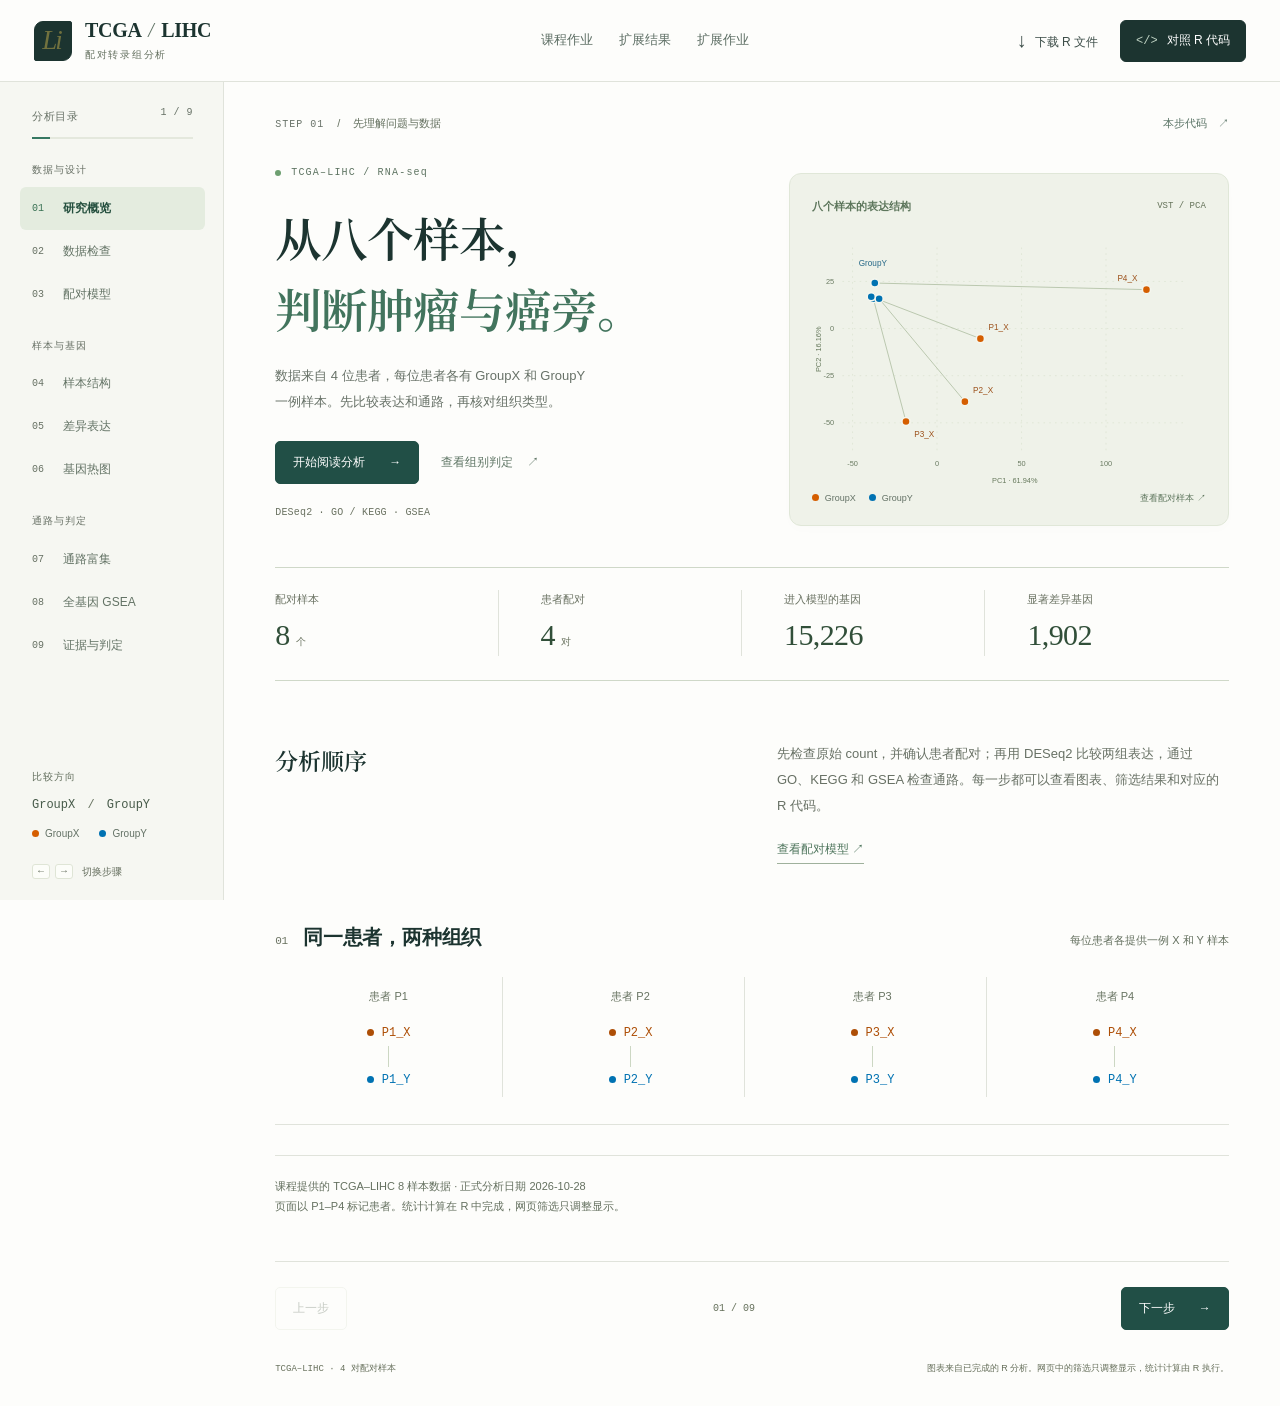
<file: tcga-lihc/index.html>
<!doctype html>
<html lang="zh-CN">
<head>
  <meta charset="utf-8">
  <meta name="viewport" content="width=device-width, initial-scale=1">
  <meta name="description" content="TCGA–LIHC 配对转录组分析。逐步查看数据检查、DESeq2、GO、KEGG 和 GSEA 的实际结果与 R 代码。">
  <meta name="theme-color" content="#f6f5f1">
  <title>TCGA–LIHC · 配对转录组分析</title>
  <link rel="stylesheet" href="styles.css?v=2">
  <script defer src="app-data.js?v=2"></script>
  <script defer src="copy-zh-cn.js?v=2"></script>
  <script defer src="app.js?v=2"></script>
</head>
<body>
  <a class="skip" href="#main">跳到正文</a>
  <header class="masthead">
    <a class="brand" href="#overview" aria-label="TCGA LIHC 研究概览"><span class="brand-symbol" aria-hidden="true">Li</span><span class="brand-word"><strong>TCGA <i>/</i> LIHC</strong><small>配对转录组分析</small></span></a>
    <nav class="header-nav" aria-label="快捷导航"><a href="course/">课程作业</a><a href="#differential">扩展结果</a><a href="course/extended.html">扩展作业</a></nav>
    <div class="header-actions"><a class="download-link" href="TCGA_LIHC_analysis.R" download><span aria-hidden="true">↓</span> 下载 R 文件</a><button class="code-toggle" id="code-toggle" aria-controls="code-panel" aria-expanded="false"><span class="code-symbol" aria-hidden="true">&lt;/&gt;</span> 对照 R 代码</button></div>
  </header>
  <div class="workspace codes-hidden" id="workspace">
    <aside class="journey">
      <div class="journey-heading"><span>分析目录</span><span id="step-count">1 / 9</span></div>
      <div class="journey-progress" aria-hidden="true"><i id="journey-progress"></i></div>
      <nav aria-label="分析步骤" id="step-nav"></nav>
      <div class="journey-bottom"><span class="micro-label">比较方向</span><p>GroupX <span aria-hidden="true">/</span> GroupY</p><div class="group-key"><span class="key-x">GroupX</span><span class="key-y">GroupY</span></div><div class="keyboard-note"><kbd>←</kbd> <kbd>→</kbd><span>切换步骤</span></div></div>
    </aside>
    <main id="main" tabindex="-1">
      <div class="step-topline"><div><span id="step-number">STEP 01</span><span id="step-topic">研究概览</span></div><button class="step-code-link" data-open-code>本步代码 <span aria-hidden="true">↗</span></button></div>
      <article id="step-content" aria-live="polite"><h1>正在读取分析结果</h1><p>数据加载后，可以逐步查看图表和代码。</p></article>
      <div class="step-navigation"><button id="previous" class="button button-secondary">上一步</button><span id="navigation-label"></span><button id="next" class="button">下一步 <span aria-hidden="true">→</span></button></div>
      <footer class="page-footer"><span>TCGA–LIHC · 4 对配对样本</span><p>图表来自已完成的 R 分析。网页中的筛选只调整显示，统计计算由 R 执行。</p></footer>
    </main>
    <div id="code-backdrop" class="code-backdrop" hidden></div>
    <aside class="code-panel" id="code-panel" role="dialog" aria-modal="true" aria-label="对应的 R 代码" aria-hidden="true">
      <div class="code-heading"><div><span class="micro-label">方法与结果对照</span><h2 id="code-heading-title">本步 R 代码</h2></div><button class="code-close" id="code-close" aria-label="关闭代码面板">×</button></div>
      <div class="code-tabs" role="tablist" aria-label="代码内容"><button id="code-tab" role="tab" aria-selected="true">本步代码</button><button id="run-tab" role="tab" aria-selected="false">运行说明</button></div>
      <div class="code-filebar"><span class="file-mark" aria-hidden="true">R</span><span>TCGA_LIHC_analysis.R</span><span class="file-status">已执行</span></div>
      <div class="code-tools"><span id="code-source">R</span><button id="copy-code">复制代码</button></div>
      <pre id="code-pre" tabindex="0"><code id="code-text"></code></pre>
      <div class="code-bottom"><p id="code-note">片段行号从 1 开始；上方标注它在完整 R 文件中的位置。</p><a href="TCGA_LIHC_analysis.R" download>下载完整 R 文件 <span aria-hidden="true">↓</span></a></div>
    </aside>
  </div>
  <div id="chart-tooltip" class="tooltip" role="tooltip" hidden></div>
  <div id="toast" class="toast" role="status" aria-live="polite"></div>
  <dialog id="lightbox" class="lightbox"><div class="lightbox-heading"><h2 id="lightbox-title"></h2><a id="lightbox-pdf" target="_blank" rel="noopener">打开 PDF ↗</a><button id="close-lightbox" aria-label="关闭图片">×</button></div><div class="lightbox-image"><img id="lightbox-img" alt=""></div></dialog>
  <noscript><div class="noscript">开启 JavaScript 后可以使用交互图表。R 文件仍可从页面顶部下载。</div></noscript>
</body>
</html>
</file>
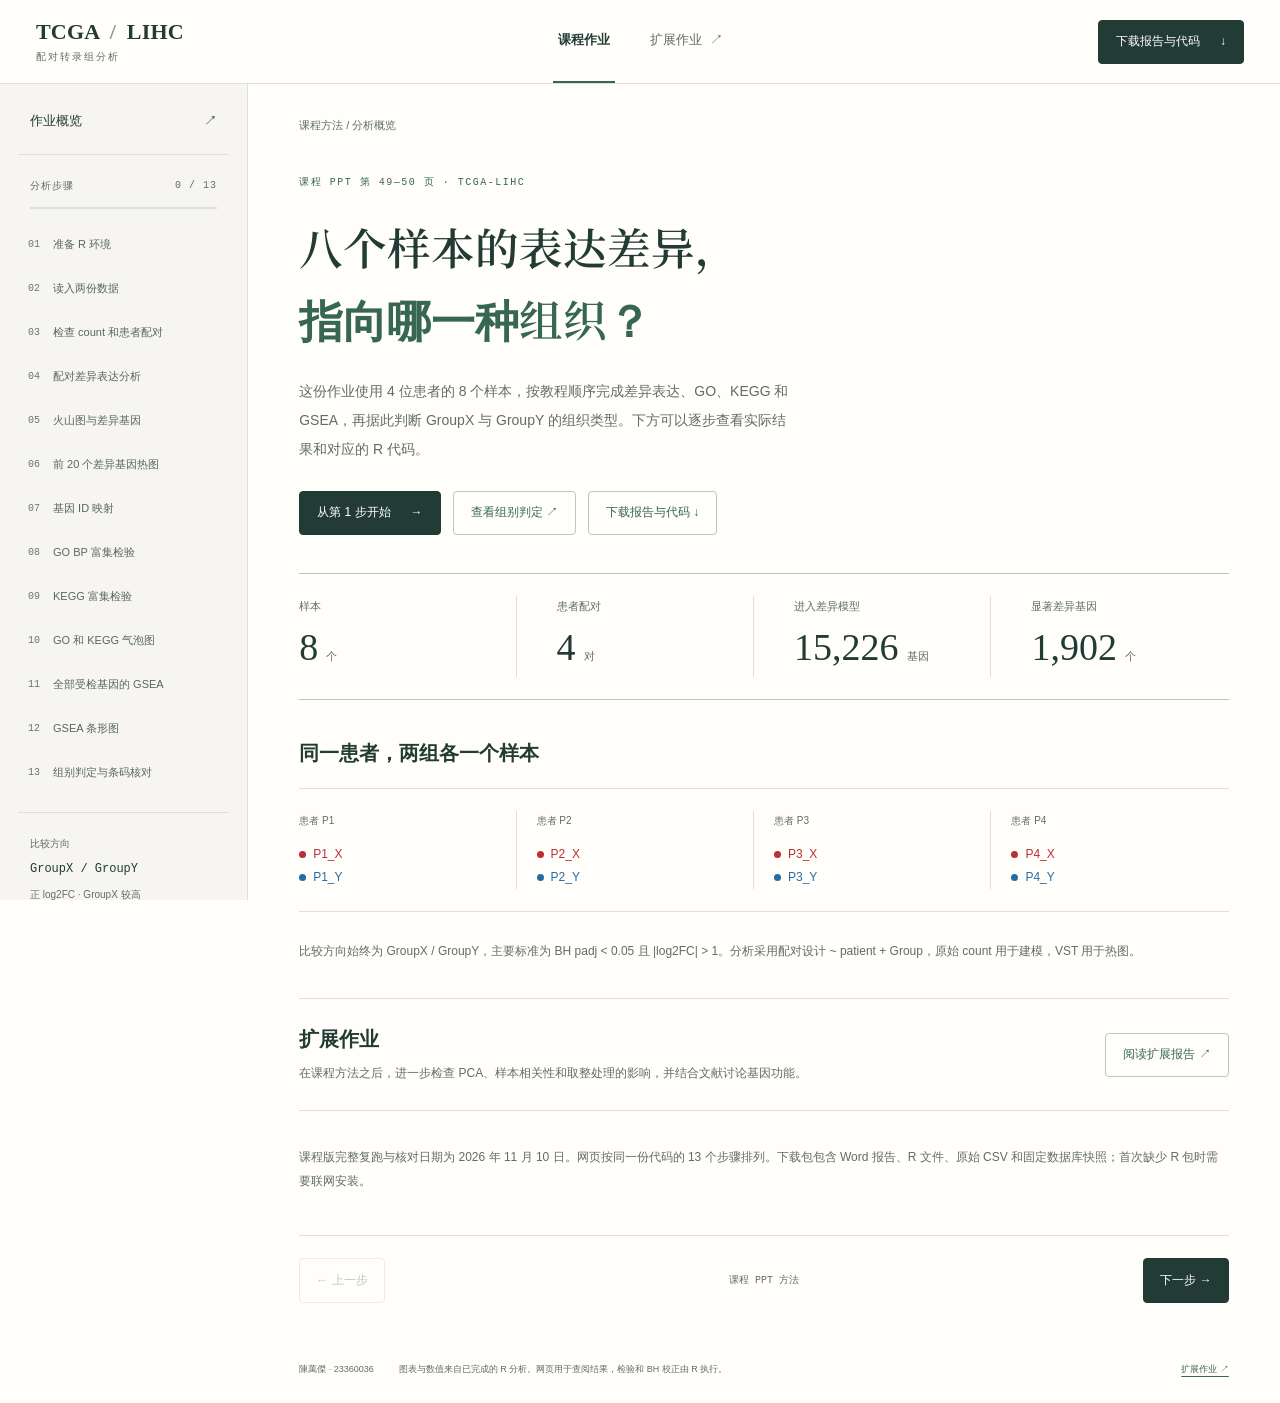
<file: tcga-lihc/course/index.html>
<!doctype html>
<html lang="zh-CN">
<head>
  <meta charset="utf-8"><meta name="viewport" content="width=device-width, initial-scale=1">
  <meta name="description" content="按课程教程的13个步骤查看 TCGA-LIHC 配对差异表达、GO、KEGG 和 GSEA 的实际结果与对应 R 代码。">
  <meta name="theme-color" content="#f6f5f1">
  <title>课程作业 · TCGA-LIHC 配对转录组分析</title>
  <link rel="stylesheet" href="course.css?v=20261110">
  <script defer src="data.js?v=20261110"></script><script defer src="course.js?v=20261110"></script>
</head>
<body>
  <a class="skip" href="#main">跳到正文</a>
  <header class="masthead">
    <a class="brand" href="#overview"><b>TCGA <span>/</span> LIHC</b><small>配对转录组分析</small></a>
    <nav aria-label="作业栏目"><a class="current" href="./" aria-current="page">课程作业</a><a href="extended.html">扩展作业 <span>↗</span></a></nav>
    <a class="download" href="downloads/TCGA_LIHC_course.zip" download>下载报告与代码 <span>↓</span></a>
  </header>
  <div class="layout">
    <aside class="rail">
      <a class="overview-link" href="#overview">作业概览 <span>↗</span></a>
      <div class="rail-title">分析步骤 <span id="progress-label">0 / 13</span></div>
      <div class="progress"><i id="progress"></i></div>
      <nav id="steps" aria-label="13 个分析步骤"></nav>
      <p class="rail-note">比较方向<br><b>GroupX / GroupY</b><br>正 log2FC · GroupX 较高<br>负 log2FC · GroupY 较高</p>
    </aside>
    <main id="main" tabindex="-1">
      <div class="breadcrumb"><span id="section-label">课程方法 / 分析概览</span><button id="open-code" hidden>查看本步 R 代码 <span>&lt;/&gt;</span></button></div>
      <article id="content"><h1>TCGA-LIHC 配对转录组分析</h1><p>正在读取课程版结果。</p></article>
      <div class="step-footer" id="step-footer"><button id="previous">← 上一步</button><span id="step-caption"></span><button id="next">下一步 →</button></div>
      <footer class="footer"><span>陳萬傑 · 23360036</span><p>图表与数值来自已完成的 R 分析。网页用于查阅结果，检验和 BH 校正由 R 执行。</p><a href="extended.html">扩展作业 ↗</a></footer>
    </main>
  </div>
  <dialog id="code-dialog" aria-labelledby="code-title"><div class="dialog-head"><div><small id="code-source"></small><h2 id="code-title">本步 R 代码</h2></div><button id="close-code" aria-label="关闭代码">×</button></div><div class="code-actions"><span>TCGA_LIHC_分步分析.R</span><button id="copy-code">复制本步代码</button><a href="downloads/TCGA_LIHC_course.R" download>下载完整 R 文件 ↓</a></div><pre id="code-body" tabindex="0"></pre></dialog>
  <dialog id="figure-dialog" aria-labelledby="figure-title"><div class="dialog-head"><h2 id="figure-title">分析图表</h2><button id="close-figure" aria-label="关闭图表">×</button></div><img id="figure-full" alt=""><a id="figure-pdf" target="_blank" rel="noopener">查看 PDF ↗</a></dialog>
  <div id="toast" role="status" aria-live="polite"></div>
  <noscript><p class="no-js">本页需要 JavaScript 才能切换步骤。可直接<a href="downloads/TCGA_LIHC_course.zip">下载报告与 R 代码</a>。</p></noscript>
</body>
</html>
</file>
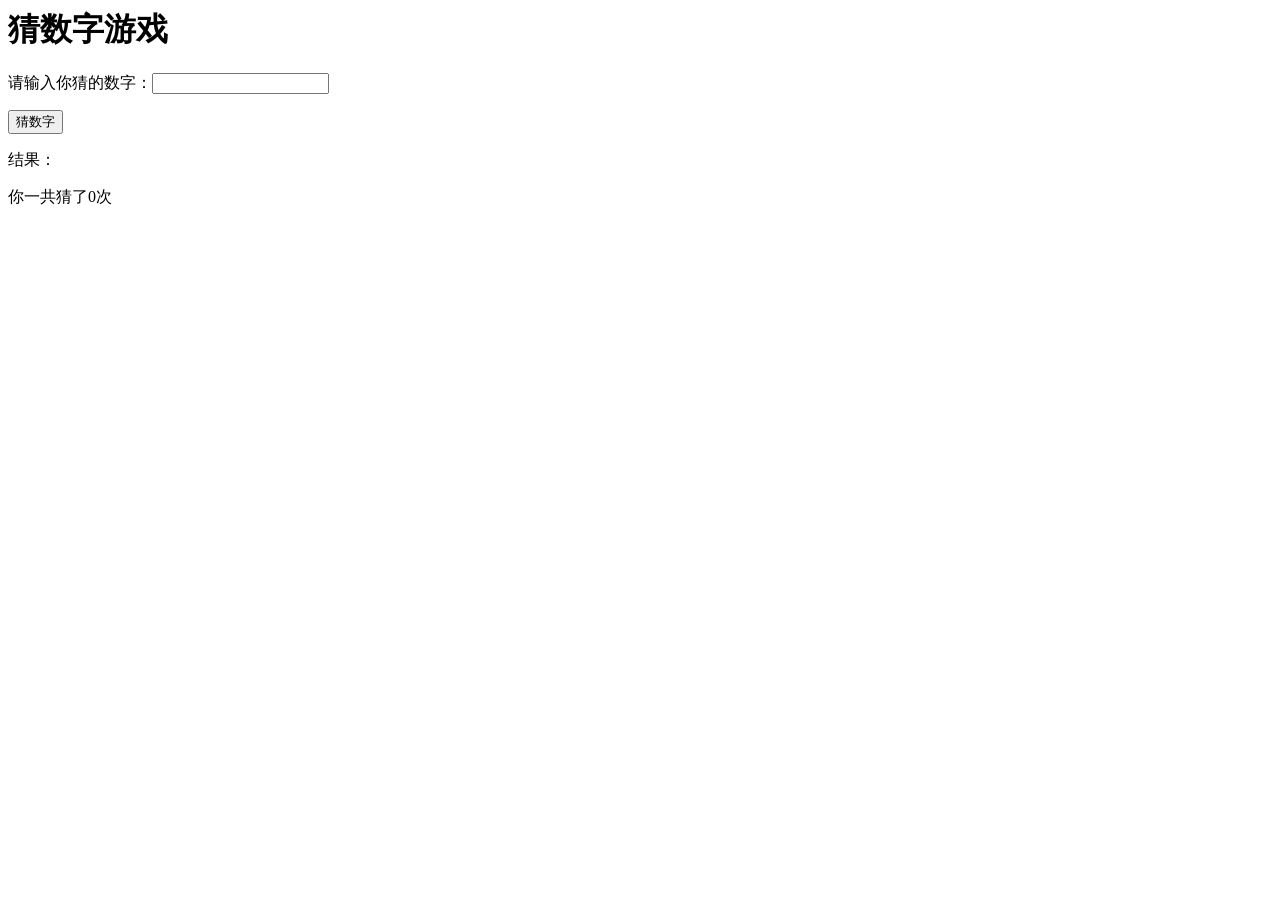
<file: Random/import random.html>
<html>
<head>
    <title>猜数字游戏</title>
</head>
<body>
    <h1>猜数字游戏</h1>
    <script>
        // 生成一个1-100之间的随机数
        let number = Math.floor(Math.random() * 100) + 1;
        // 用户猜测的次数
        let guess_times = 0;
        // 用户猜测的数字
        let guess_number;
        // 游戏结果
        let result;
        function guess() {
            guess_times++;
            guess_number = document.getElementById("guess_number").value;
            if (guess_number > number) {
                result = "你猜的数字大了！";
            } else if (guess_number < number) {
                result = "你猜的数字小了！";
            } else {
                result = "恭喜你猜对了！";
            }
            document.getElementById("result").innerHTML = result;
            document.getElementById("guess_times").innerHTML = guess_times;
        }
    </script>
    <p>请输入你猜的数字：<input type="text" id="guess_number" /></p>
    <p><input type="button" value="猜数字" onclick="guess()" /></p>
    <p>结果：<span id="result"></span></p>
    <p>你一共猜了<span id="guess_times">0</span>次</p>
</body>
</html>
</file>
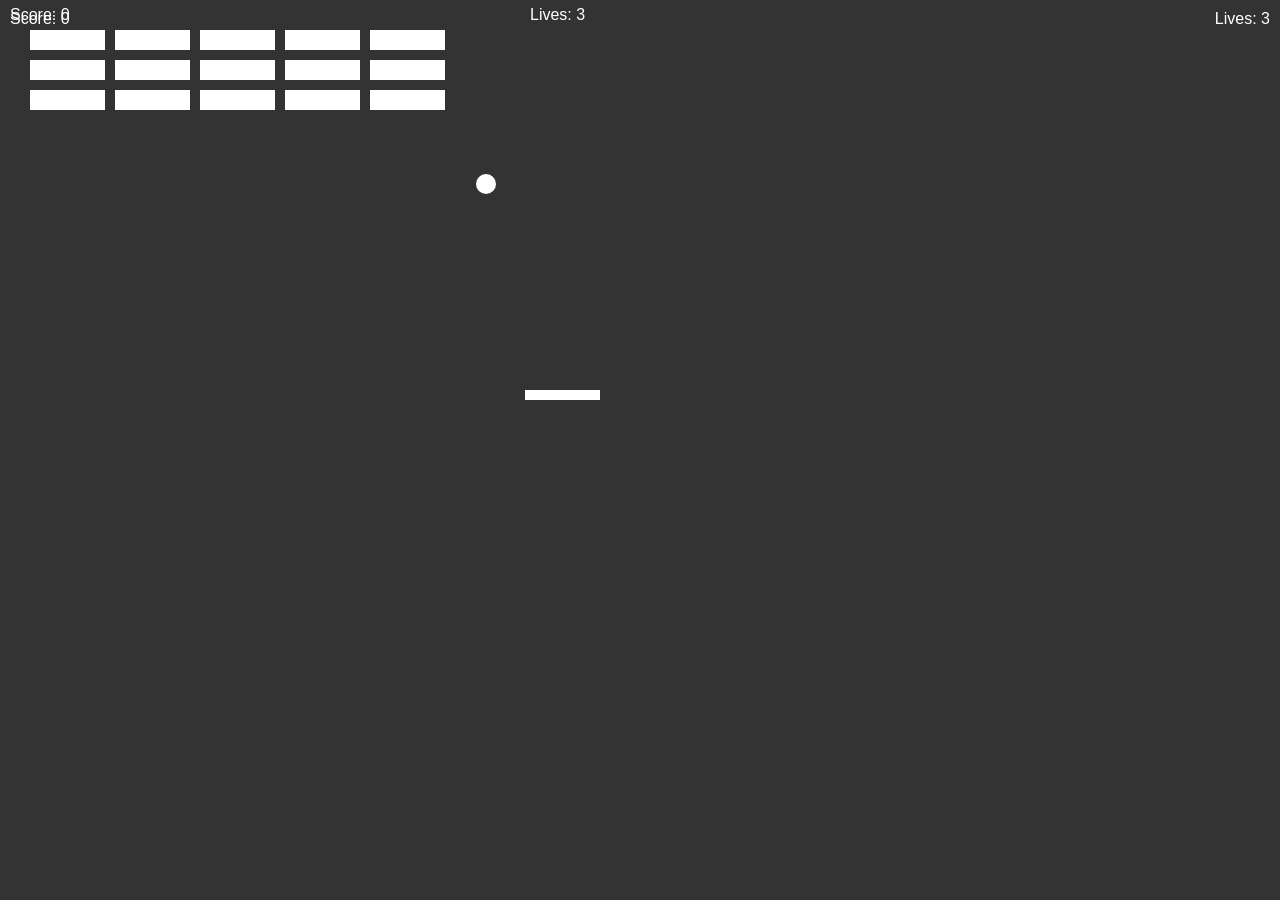
<file: The second/import 2.html>
<!DOCTYPE html>
<html>
  <head>
    <title>Pinball game</title>
    <style>
      body {
        margin: 0;
        padding: 0;
        overflow: hidden;
        background-color: #333;
        font-family: Arial, sans-serif;
        color: white;
      }
      canvas {
        display: block;
      }
      #score {
        position: absolute;
        top: 10px;
        left: 10px;
      }
      #lives {
        position: absolute;
        top: 10px;
        right: 10px;
      }
    </style>
  </head>
  <body>
    <canvas id="canvas" width="600" height="400"></canvas>
    <div id="score">Score: 0</div>
    <div id="lives">Lives: <span id="lives-value">3</span></div>
    <script src="Untitled-1"></script>
  </body>
</html>
</file>
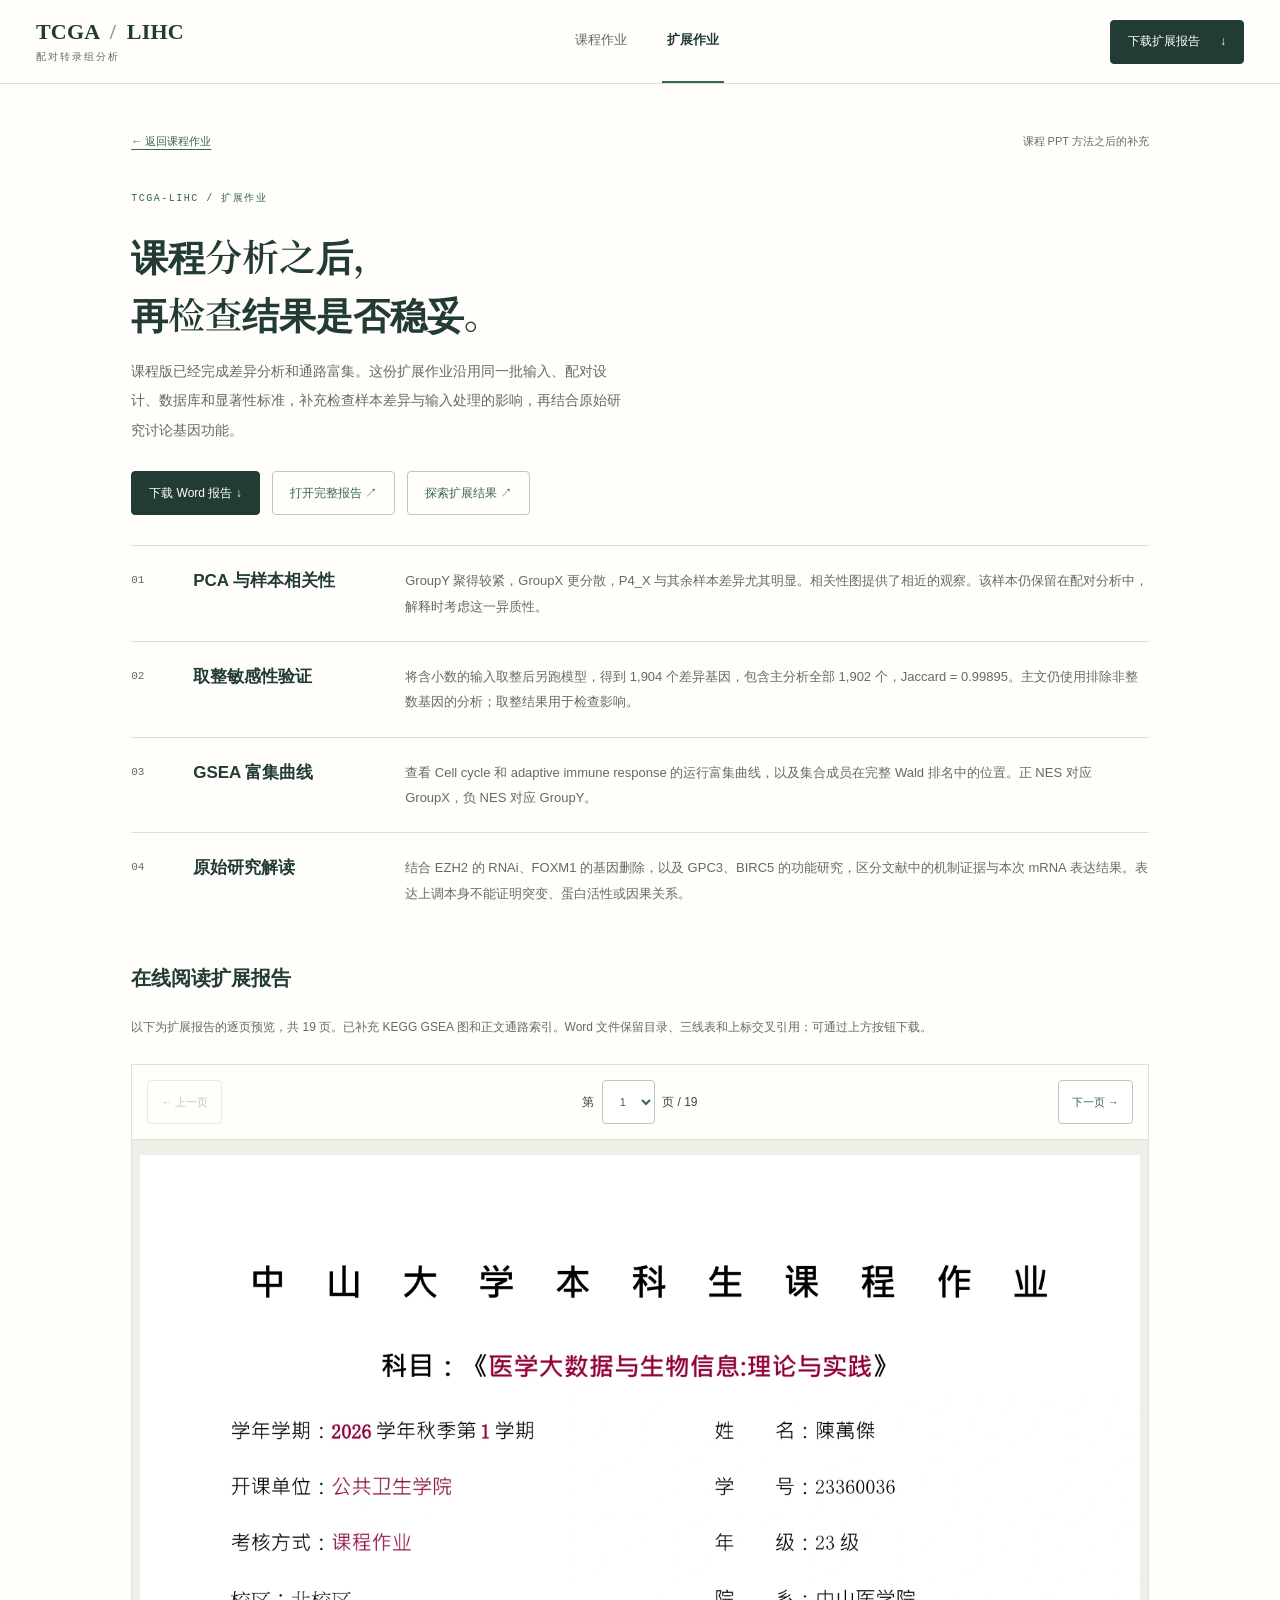
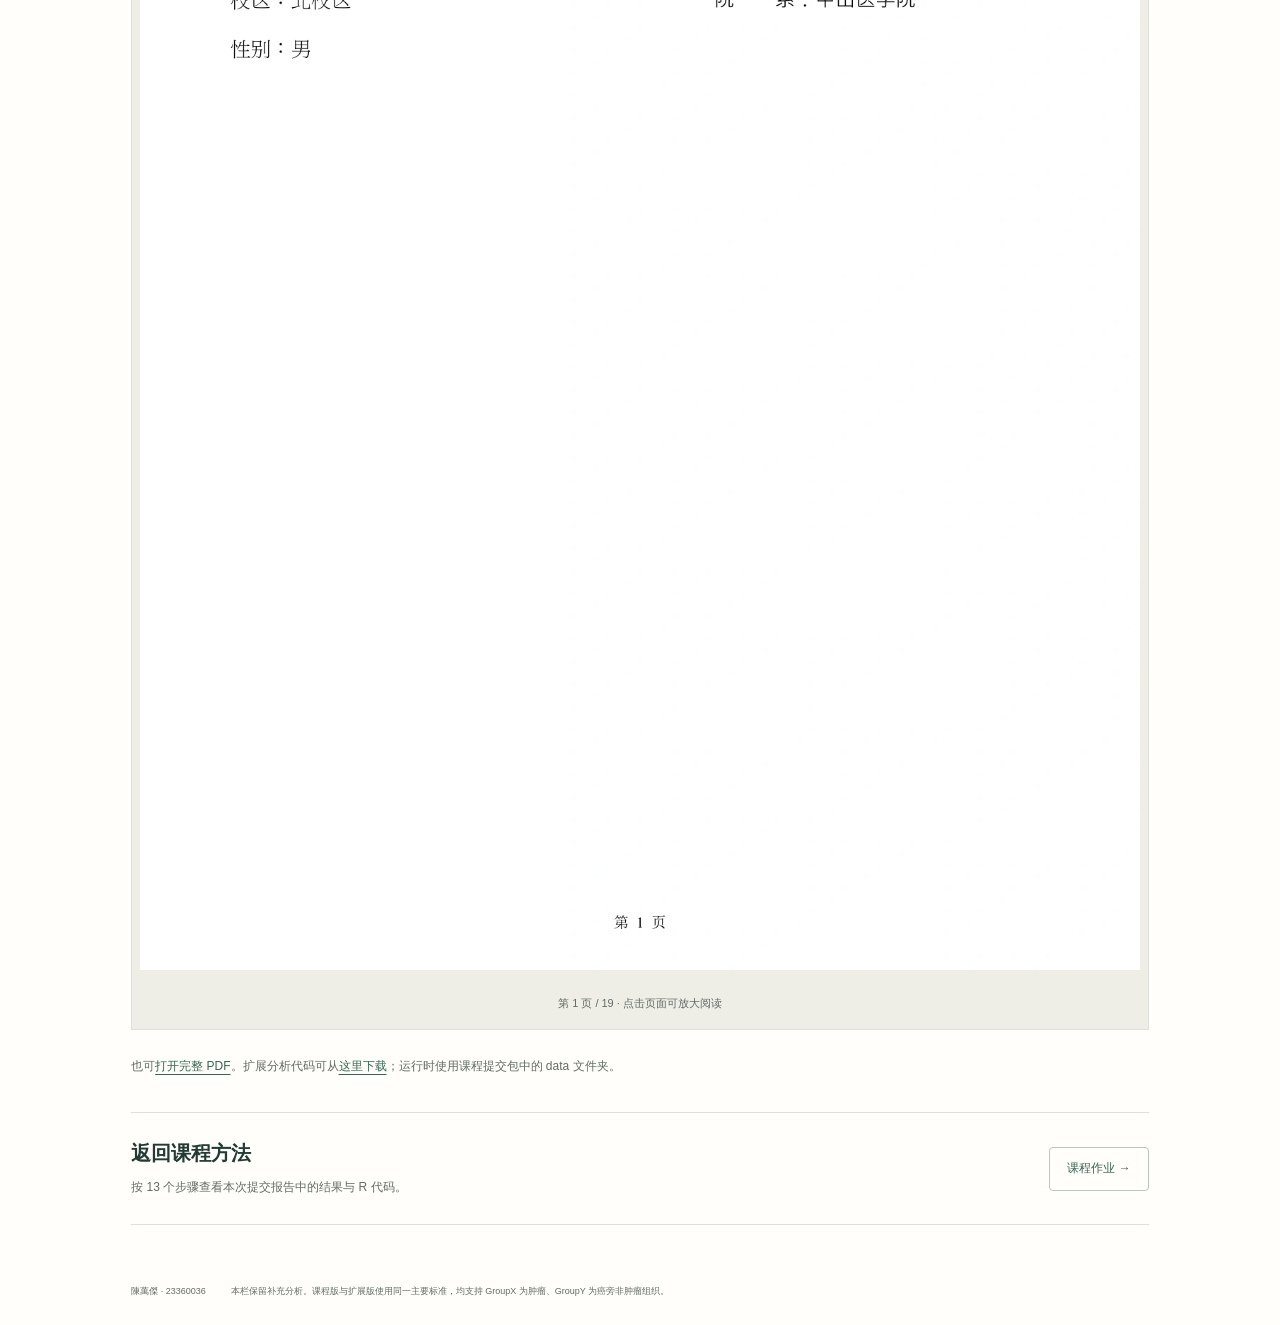
<file: tcga-lihc/course/extended.html>
<!doctype html>
<html lang="zh-CN"><head><meta charset="utf-8"><meta name="viewport" content="width=device-width, initial-scale=1"><meta name="description" content="TCGA-LIHC 课程方法之后的补充分析：PCA、样本相关性、敏感性验证、GSEA 曲线与文献解读。"><meta name="theme-color" content="#f6f5f1"><title>扩展作业 · TCGA-LIHC 配对转录组分析</title><link rel="stylesheet" href="course.css?v=20261110"><script defer src="extended.js?v=20261110"></script></head>
<body><a class="skip" href="#main">跳到正文</a><header class="masthead"><a class="brand" href="./"><b>TCGA <span>/</span> LIHC</b><small>配对转录组分析</small></a><nav aria-label="作业栏目"><a href="./">课程作业</a><a href="extended.html" class="current" aria-current="page">扩展作业</a></nav><a class="download" href="downloads/TCGA_LIHC_extended.docx" download>下载扩展报告 <span>↓</span></a></header>
<main id="main" class="extended-main"><div class="breadcrumb"><a href="./">← 返回课程作业</a><span>课程 PPT 方法之后的补充</span></div><p class="eyebrow">TCGA-LIHC / 扩展作业</p><h1>课程分析之后，<br>再检查结果是否稳妥。</h1><p class="lead">课程版已经完成差异分析和通路富集。这份扩展作业沿用同一批输入、配对设计、数据库和显著性标准，补充检查样本差异与输入处理的影响，再结合原始研究讨论基因功能。</p>
<div class="actions"><a class="button" href="downloads/TCGA_LIHC_extended.docx" download>下载 Word 报告 ↓</a><a class="button secondary" href="downloads/TCGA_LIHC_extended.pdf" target="_blank" rel="noopener">打开完整报告 ↗</a><a class="button secondary" href="../#samples">探索扩展结果 ↗</a></div>
<section class="extension-list" aria-label="增加的分析内容">
<div class="extension-row"><span>01</span><h2>PCA 与样本相关性</h2><p>GroupY 聚得较紧，GroupX 更分散，P4_X 与其余样本差异尤其明显。相关性图提供了相近的观察。该样本仍保留在配对分析中，解释时考虑这一异质性。</p></div>
<div class="extension-row"><span>02</span><h2>取整敏感性验证</h2><p>将含小数的输入取整后另跑模型，得到 1,904 个差异基因，包含主分析全部 1,902 个，Jaccard = 0.99895。主文仍使用排除非整数基因的分析；取整结果用于检查影响。</p></div>
<div class="extension-row"><span>03</span><h2>GSEA 富集曲线</h2><p>查看 Cell cycle 和 adaptive immune response 的运行富集曲线，以及集合成员在完整 Wald 排名中的位置。正 NES 对应 GroupX，负 NES 对应 GroupY。</p></div>
<div class="extension-row"><span>04</span><h2>原始研究解读</h2><p>结合 EZH2 的 RNAi、FOXM1 的基因删除，以及 GPC3、BIRC5 的功能研究，区分文献中的机制证据与本次 mRNA 表达结果。表达上调本身不能证明突变、蛋白活性或因果关系。</p></div>
</section>
<h2>在线阅读扩展报告</h2><p class="note">以下为扩展报告的逐页预览，共 19 页。已补充 KEGG GSEA 图和正文通路索引。Word 文件保留目录、三线表和上标交叉引用；可通过上方按钮下载。</p>
<div class="report-reader"><div class="report-toolbar"><button id="report-previous" disabled>← 上一页</button><label for="report-page">第 <select id="report-page" aria-label="报告页码"></select> 页 / 19</label><button id="report-next">下一页 →</button></div><a id="report-image-link" href="assets/report/page-1.webp" target="_blank" rel="noopener" aria-label="打开当前报告页原图"><img id="report-img" src="assets/report/page-1.webp" alt="扩展报告第 1 页"></a><p class="report-status" id="report-status" aria-live="polite">第 1 页 / 19 · 点击页面可放大阅读</p></div>
<p class="report-fallback">也可<a href="downloads/TCGA_LIHC_extended.pdf" target="_blank" rel="noopener">打开完整 PDF</a>。扩展分析代码可从<a href="downloads/TCGA_LIHC_extended.R" download>这里下载</a>；运行时使用课程提交包中的 data 文件夹。</p>
<div class="read-more"><div><h2>返回课程方法</h2><p>按 13 个步骤查看本次提交报告中的结果与 R 代码。</p></div><a class="button secondary" href="./">课程作业 →</a></div>
<footer class="footer"><span>陳萬傑 · 23360036</span><p>本栏保留补充分析。课程版与扩展版使用同一主要标准，均支持 GroupX 为肿瘤、GroupY 为癌旁非肿瘤组织。</p></footer></main></body></html>
</file>
<file: tcga-lihc/styles.css>
@font-face{font-family:Research Serif;src:url('fonts/research-serif.woff2') format('woff2');font-style:normal;font-weight:600;font-display:swap}
:root{--ink:#1c3430;--text:#3b4c47;--muted:#64705f;--line:#e0e3db;--paper:#fdfdfb;--ground:#f3f4ee;--navy:#214f46;--accent:#367862;--accent-soft:#e6eee5;--x:#d55e00;--y:#0072b2;--font:"Segoe UI","Microsoft YaHei","PingFang SC","Noto Sans SC",sans-serif;--display:"Research Serif","Noto Serif SC","Source Han Serif SC","Songti SC","SimSun",serif;--mono:"Cascadia Code","SFMono-Regular",Consolas,monospace;--head:82px;--rail:224px}
*{box-sizing:border-box}html{scroll-padding-top:110px}body{margin:0;background:var(--paper);color:var(--text);font:15px/1.75 var(--font);-webkit-font-smoothing:antialiased}button,input,select{font:inherit}button,a,input,select{touch-action:manipulation}button{cursor:pointer;color:var(--ink)}button:disabled{cursor:default;opacity:.35}a{color:var(--accent);text-underline-offset:4px}button:focus-visible,a:focus-visible,input:focus-visible,pre:focus-visible,svg [tabindex]:focus-visible{outline:3px solid #73a68e;outline-offset:4px}[hidden]{display:none!important}.skip{position:fixed;top:-70px;left:16px;background:#fff;padding:12px;z-index:100}.skip:focus{top:12px}
.masthead{height:var(--head);display:flex;align-items:center;gap:35px;padding:0 34px;border-bottom:1px solid var(--line);background:var(--paper);position:sticky;top:0;z-index:35}.brand{display:flex;align-items:center;gap:13px;color:var(--ink);text-decoration:none;min-width:240px}.brand-symbol{height:40px;width:38px;display:grid;place-items:center;border:1px solid var(--ink);font:italic 27px/1 Georgia,serif;letter-spacing:-2px;border-radius:9px 2px 9px 2px;background:var(--ink);color:#71713e;padding-right:3px}.brand-word strong{font:600 20px/1.2 Georgia,serif;letter-spacing:-.3px;display:block}.brand-word i{font-weight:400;color:#607365;margin:0 3px}.brand-word small{font-size:10px;letter-spacing:1.7px;color:var(--muted);display:block;margin-top:4px}.header-nav{display:flex;gap:26px;align-items:center;flex:1;justify-content:center;font-size:13px}.header-nav a{text-decoration:none;color:#5d6e64;padding:9px 0}.header-nav a:hover{color:var(--ink)}.header-actions{display:flex;gap:22px;align-items:center}.download-link{text-decoration:none;color:var(--text);font-size:12px;white-space:nowrap}.download-link span{margin-right:5px;font-size:20px;vertical-align:-1px}.code-toggle{background:var(--ink);color:#fff;padding:9px 15px;min-height:42px;border:1px solid var(--ink);border-radius:6px;font-size:12px;white-space:nowrap;display:flex;gap:9px;align-items:center}.code-toggle:hover{background:var(--accent)}.code-symbol{font:12px var(--mono);color:#bfd2c3}
.workspace{display:grid;grid-template-columns:var(--rail) minmax(0,1fr);max-width:1920px;margin:auto;min-height:calc(100vh - var(--head))}.journey{position:sticky;top:var(--head);height:calc(100dvh - var(--head));border-right:1px solid var(--line);padding:25px 18px 20px 20px;display:flex;flex-direction:column;overflow:auto;background:#f6f7f2;scrollbar-width:thin}.journey-heading{display:flex;justify-content:space-between;margin:0 12px 11px;color:#687267;font-size:11px;letter-spacing:.5px}.journey-heading #step-count{font:10px var(--mono)}.journey-progress{height:2px;background:#e4e8dd;margin:0 12px 17px}.journey-progress i{display:block;width:11.111%;height:100%;background:var(--accent);transition:width .25s ease}.nav-phase{font-size:10px;letter-spacing:1px;color:#677065;margin:21px 12px 8px}.nav-phase:first-child{margin-top:5px}.step-link{display:flex;align-items:center;gap:13px;min-height:43px;padding:9px 12px;color:#637365;text-decoration:none;font-size:12px;border-radius:6px;transition:background .15s,color .15s}.step-index{font:10px var(--mono);color:#677164;min-width:18px}.step-link.active{background:#e4ecdf;color:#244f3e;font-weight:600}.step-link.active .step-index{color:#3b7355}.step-link:hover{background:#ecf0e7;color:var(--ink)}.step-done{font-size:10px;color:#63725a;margin-left:auto}.journey-bottom{margin-top:auto;padding:30px 12px 0}.micro-label{font-size:10px;letter-spacing:1px;color:var(--muted)}.journey-bottom>p{font:12px/1.7 var(--mono);margin:6px 0 10px;color:#465a49}.journey-bottom>p span{color:#687361;margin:0 5px}.group-key{display:flex;gap:20px;font-size:10px;color:#637165}.key-x:before,.key-y:before{content:"";width:7px;height:7px;border-radius:50%;display:inline-block;margin-right:6px;background:var(--x)}.key-y:before{background:var(--y)}.keyboard-note{display:flex;align-items:center;gap:5px;margin-top:20px;color:#677060;font-size:10px}.keyboard-note span{margin-left:4px}kbd{border:1px solid #dfe5d6;border-radius:3px;background:#fcfdf9;padding:1px 5px;font:10px var(--mono)}
main{padding:27px clamp(28px,4vw,80px) 30px;min-width:0;width:100%;max-width:1500px;margin:auto;outline:none}.step-topline{display:flex;justify-content:space-between;align-items:center;gap:12px;margin-bottom:33px;color:var(--muted);font-size:11px}.step-topline>div{display:flex;gap:13px;align-items:center}#step-number{font:10px var(--mono);letter-spacing:1px;color:#687268}#step-topic:before{content:"/";margin-right:13px;color:#677261}.step-code-link{border:0;background:none;color:#597365;font-size:11px;padding:5px 0;min-height:30px}.step-code-link span{margin-left:8px}h1{color:var(--ink);font-family:var(--display);font-weight:600;font-size:clamp(30px,2.65vw,43px);line-height:1.5;letter-spacing:.2px;margin:0 0 14px;text-wrap:pretty}h2{font-size:20px;color:var(--ink);margin:0 0 16px;line-height:1.5;font-weight:600;letter-spacing:-.2px}h3{font-size:15px;color:var(--ink);margin:0 0 9px;font-weight:600}.intro{font-size:15px;line-height:1.9;max-width:76ch;margin:0 0 28px;color:#677067}.section{margin-top:40px}.section-head{display:flex;justify-content:space-between;align-items:baseline;gap:16px;margin-bottom:20px}.section-head h2{margin:0}.section-head small{font-size:11px;color:var(--muted)}.section-number{font:11px var(--mono);color:#6a7261;margin-right:15px}.provenance{font-size:11px;color:var(--muted);padding-top:20px;margin:30px 0 0;border-top:1px solid var(--line);line-height:1.9}
.overview .step-topline{margin-bottom:16px}.overview-hero{display:grid;grid-template-columns:1.08fr 1fr;gap:clamp(24px,3vw,58px);align-items:center;padding:12px 0 35px;min-height:410px}.hero-eyebrow{display:flex;align-items:center;gap:10px;font:10px var(--mono);letter-spacing:1.2px;color:#5e7462;margin-bottom:23px}.hero-eyebrow:before{content:"";width:6px;height:6px;border-radius:50%;background:#6d9f70}.overview-hero h1{font-size:clamp(38px,3.65vw,59px);line-height:1.52;letter-spacing:-1px;margin:0 0 20px;white-space:nowrap}.overview-hero h1 em{font-style:normal;color:#42745d}.hero-description{color:#677167;font-size:13px;line-height:2;max-width:43ch;margin:0 0 26px}.hero-actions{display:flex;align-items:center;gap:22px;flex-wrap:wrap}.hero-link{font-size:12px;text-decoration:none;color:#5e7564;padding:9px 0}.hero-link span{margin-left:10px}.hero-method{font:10px/1.8 var(--mono);color:#6a7261;margin-top:20px;letter-spacing:.2px}.hero-plot{background:#eff2e9;border:1px solid #e0e7d8;border-radius:12px;padding:23px 22px 18px;position:relative;box-shadow:0 4px 12px #1c343003}.hero-plot-head{display:flex;justify-content:space-between;align-items:center;font-size:11px;color:#5d765c}.hero-plot-head strong{font-weight:600}.hero-plot-head>span{font:9px var(--mono);color:#647259}.hero-plot svg{width:100%;height:auto;display:block;margin:11px 0 5px;overflow:visible}.hero-plot-bottom{display:flex;justify-content:space-between;gap:8px;font-size:9px;color:#67735e}.hero-plot-bottom .group-key{gap:13px;font-size:9px}.hero-plot>a{display:block;text-decoration:none}.hero-plot>a:focus-visible{outline-offset:7px}.hero-plot-bottom>a{color:#5d755c;text-decoration:none}.facts{display:grid;grid-template-columns:repeat(4,1fr);padding:22px 0 24px;border-top:1px solid #cfd8c8;border-bottom:1px solid #cfd8c8;gap:20px;margin:0 0 42px}.fact{border-right:1px solid var(--line);padding:0 22px}.fact:first-child{padding-left:0}.fact:last-child{border:0}.fact>span{display:block;font-size:11px;color:#697161;margin-bottom:5px}.fact strong{font:500 30px/1.4 Georgia,serif;letter-spacing:-.6px;color:#314f39;font-variant-numeric:lining-nums tabular-nums}.fact small{font:10px var(--font);color:#69725f;margin-left:6px}.paired-grid{display:grid;grid-template-columns:repeat(4,1fr);gap:14px;border-bottom:1px solid var(--line);padding:5px 0 27px}.pair-column{text-align:center;padding:10px 0;border-right:1px solid var(--line)}.pair-column:last-child{border:0}.pair-name{font-size:11px;color:#667260;margin-bottom:19px}.pair-sample{display:flex;align-items:center;justify-content:center;gap:8px;font:12px var(--mono);color:var(--x)}.pair-sample.y{color:var(--y)}.pair-sample i{width:7px;height:7px;background:currentColor;border-radius:50%}.pair-connector{height:21px;border-left:1px solid #ccd7c3;width:0;margin:6px auto}.reading-path{display:grid;grid-template-columns:1fr 1fr;gap:50px;padding:18px 0}.reading-path h2{font-size:23px;font-family:var(--display);font-weight:600;line-height:1.7}.reading-path p{color:#687165;font-size:13px;line-height:2;margin:0}.reading-path a{color:#4e755c;text-decoration:none;border-bottom:1px solid #9fb19c;font-size:12px;display:inline-block;margin-top:20px;padding-bottom:3px}
.result-reading{margin-top:38px;padding:25px 0 0;border-top:1px solid var(--line)}.result-reading h2{font-size:15px;display:flex;gap:10px;align-items:center;margin-bottom:16px}.result-reading h2:before{content:"";width:5px;height:5px;background:#688d67;border-radius:50%}.findings{padding-left:20px;margin:0;font-size:13px;line-height:1.95;color:#657365}.findings li+li{margin-top:8px}.findings li::marker{color:#617350}.method-note{font-size:11px;line-height:1.9;color:#677261;margin:22px 0 0;padding-top:17px;border-top:1px solid #e9ece3}.step-navigation{margin-top:44px;padding-top:25px;border-top:1px solid var(--line);display:flex;justify-content:space-between;align-items:center;gap:14px}.button{border:1px solid var(--navy);border-radius:5px;background:var(--navy);color:#fff;padding:10px 17px;font-size:12px;min-height:42px;text-decoration:none;display:inline-flex;align-items:center;justify-content:center;gap:24px;white-space:nowrap;transition:background .15s,transform .15s}.button:hover{background:#326a57;transform:translateY(-1px)}.button-secondary{background:transparent;color:#657361;border-color:#dfe5d8}.button-secondary:hover{background:#f1f4eb;color:var(--ink)}#navigation-label{font:10px var(--mono);color:#66715c}.page-footer{display:flex;justify-content:space-between;gap:30px;align-items:baseline;font-size:9px;color:#67705c;line-height:1.8;margin-top:30px}.page-footer>span{white-space:nowrap;font-family:var(--mono)}.page-footer p{margin:0;max-width:65ch;text-align:right}
.controls{display:flex;flex-wrap:wrap;gap:14px;align-items:center;margin:22px 0}.controls label{font-size:12px;color:var(--muted);display:flex;gap:8px;align-items:center}.controls input[type=checkbox]{accent-color:var(--navy);width:14px;height:14px}input[type=search],select{border:1px solid #dce2d5;border-radius:6px;background:#fff;padding:11px 14px;min-height:44px;color:var(--ink);max-width:100%;outline-offset:2px}input[type=search]{min-width:170px;width:100%;font-size:13px}input::placeholder{color:#68715f}select{font-size:12px}.search-wrap{position:relative;flex:1;min-width:170px}.suggestions{position:absolute;top:calc(100% + 4px);left:0;right:0;z-index:10;background:#fff;border:1px solid var(--line);box-shadow:0 5px 15px #1c343010;max-height:250px;overflow:auto;border-radius:6px}.suggestions button{display:block;text-align:left;border:0;background:#fff;width:100%;padding:10px 14px;font-size:13px;min-height:40px}.suggestions button:hover{background:var(--ground)}.segmented{display:inline-flex;border:1px solid #e0e6d7;border-radius:6px;overflow:hidden;background:#f1f4ec;padding:3px;gap:3px;flex-shrink:0}.segmented button{background:none;border:0;border-radius:4px;padding:6px 15px;min-height:34px;font-size:12px;color:#667160}.segmented button[aria-pressed=true]{background:#fff;color:var(--ink);box-shadow:0 1px 4px #2345300d;font-weight:600}.segmented button.x[aria-pressed=true]{color:var(--x)}.segmented button.y[aria-pressed=true]{color:var(--y)}.patient-buttons{display:flex;gap:5px;flex-wrap:wrap}.patient-buttons button{border:1px solid var(--line);background:#fff;border-radius:5px;padding:5px 11px;font:11px var(--mono);min-height:40px}.patient-buttons button[aria-pressed=true]{background:var(--navy);border-color:var(--navy);color:#fff}
.plot-shell{border:1px solid var(--line);border-radius:9px;background:#fff;position:relative;overflow:hidden;box-shadow:0 3px 12px #20382003}.plot-heading{display:flex;gap:15px;align-items:center;justify-content:space-between;padding:17px 23px;border-bottom:1px solid #ebeee5;background:#fcfdf9}.plot-heading h3{font-size:13px;margin:0;font-weight:500}.plot-heading small{font:10px var(--mono);color:#667259}.plot-hint{font-size:11px;color:#68725d;margin:11px 0 0}.plot-shell canvas{width:100%;height:440px;display:block;touch-action:pan-y}.plot-shell svg{display:block;width:100%;height:auto}.plot-svg-scroll{overflow:auto;padding:10px 12px}.plot-legend{display:flex;flex-wrap:wrap;gap:23px;padding:14px 23px;border-top:1px solid #ebeee5;font-size:12px;color:#64725c}.plot-legend strong{font-variant-numeric:tabular-nums;margin-left:4px}.plot-legend .neutral{color:#697160}.x-text{color:var(--x)}.y-text{color:var(--y)}.sliders{display:grid;grid-template-columns:1fr 1fr;gap:35px;background:#f6f8f2;padding:18px 23px;border-bottom:1px solid var(--line)}.slider-top{display:flex;justify-content:space-between;font-size:12px;color:#687260;gap:8px}.slider-top output{font:12px var(--mono);color:#4a6848}.sliders input{width:100%;accent-color:var(--navy);height:18px;margin:11px 0 0}.exploration-note{font-size:11px;color:#65715a;line-height:1.95;margin:13px 0 20px}.exploration-note strong{color:#5f7459;font-weight:500}.gene-inspector{padding:22px 25px;background:#f0f4e9;border-radius:7px;display:grid;grid-template-columns:1.2fr 1fr 1fr;gap:22px;align-items:center;border:1px solid #e3e9da}.gene-inspector strong.gene-name{font:500 28px/1.5 var(--mono);color:var(--ink);letter-spacing:-.7px}.gene-inspector small{font-size:11px;display:block;color:#647259}.gene-inspector .number{font:15px/1.8 var(--mono)}.gene-inspector .gene-subtitle{font-size:10px;color:#637256}.sample-readout{font-size:12px;background:#f6f8f1;padding:15px 23px;min-height:48px;color:#65735b}.heat-legend{display:flex;align-items:center;gap:8px;font-size:11px;color:#667459;margin:15px 0}.heat-legend i{height:11px;width:24px;background:var(--y);display:inline-block}.heat-legend .z0{background:#f1f4ed;border:1px solid #e1e7db}.heat-legend .zplus{background:var(--x)}
.table-scroll{overflow:auto;border:1px solid var(--line);border-radius:7px;max-height:520px;background:#fff}table{width:100%;border-collapse:collapse;font-size:12px;text-align:left}th{background:#f3f6ee;color:#66745c;font-size:10px;font-weight:500;padding:13px 17px;position:sticky;top:0;z-index:1;white-space:nowrap;letter-spacing:.4px}td{padding:13px 17px;border-top:1px solid #edf0e7;vertical-align:top;color:#64745c}tbody tr:hover{background:#fafbf7}td.numeric,th.numeric{text-align:right;font-variant-numeric:tabular-nums;white-space:nowrap}td.numeric{font-family:var(--mono);font-size:11px;color:#5e7353}td.term-name{min-width:220px;max-width:450px;line-height:1.7;color:#536c4a}td small{display:block;color:#657157;font:9px var(--mono);margin-top:4px}.table-row-button{font:12px var(--mono);border:0;background:none;padding:0;color:var(--accent);text-align:left;text-decoration:underline;text-underline-offset:4px;min-height:20px}.table-footer{display:flex;justify-content:space-between;align-items:center;margin-top:14px;gap:12px;font-size:10px;color:#667357}.table-footer button{border:1px solid var(--line);border-radius:5px;padding:7px 11px;min-height:36px;background:#fff;font-size:10px}.pager{display:flex;align-items:center;gap:12px}.pager>span{font:10px var(--mono)}.status-line{display:flex;justify-content:space-between;font-size:11px;color:#677457;margin:18px 0 11px;gap:16px}.term-bars{margin:24px 0 28px;display:grid;gap:15px}.term-bar{display:grid;grid-template-columns:minmax(130px,44%) 1fr 65px;gap:17px;align-items:center;font-size:12px;line-height:1.6}.term-bar-label{color:#627557;overflow-wrap:anywhere}.term-bar-label small{font:9px var(--mono);color:#647254;display:block;margin-top:2px}.term-bar-track{height:8px;background:#eff3e8;position:relative;border-radius:2px;overflow:hidden}.term-bar-track i{height:100%;display:block;min-width:2px;background:var(--x);border-radius:2px;opacity:.8}.term-bar .bar-value{text-align:right;font:11px var(--mono);color:#637357}.bar-axis-note{font-size:10px;color:#657353;text-align:right;margin:-10px 0 26px}#enrichment-chart{background:#f8faf4;padding:25px 27px 12px;border:1px solid #e6ecdd;border-radius:8px;margin:24px 0}#enrichment-chart h2{font-size:15px}
.originals{display:flex;flex-wrap:wrap;gap:9px;margin-top:15px}.figure-button{display:inline-flex;align-items:center;gap:16px;background:#fff;border:1px solid var(--line);border-radius:5px;padding:10px 13px;font-size:11px;color:#617257;text-align:left;min-height:42px}.figure-button:hover{background:#f5f8ee;border-color:#bfcfb2}.figure-button span{font-size:13px;color:#64744f}.figure-section{margin-top:29px}.figure-section h3{font-size:12px;font-weight:400;color:#647455}.image-preview{width:100%;border:1px solid var(--line);background:#fff;padding:0;display:block;cursor:zoom-in;border-radius:8px;overflow:hidden}.image-preview:hover{border-color:#b4c7a6}.image-preview img{display:block;width:100%;height:auto;max-height:360px;object-fit:contain}.curve-grid{display:grid;grid-template-columns:1fr 1fr;gap:20px;margin-top:24px}.curve-caption{font-size:10px;color:#647353;margin-top:10px;line-height:1.9}.retention-track{display:flex;height:24px;margin:26px 0 18px;overflow:hidden;border-radius:4px}.retention-track i{display:block}.retention-labels{display:grid;gap:11px;font-size:12px;color:#657458}.retention-labels>div{display:flex;align-items:center;gap:10px}.retention-labels i{width:8px;height:8px}.retention-labels strong{margin-left:auto;font:12px var(--mono);color:#5b764d}.check-table td:first-child{color:#5b764c;width:29%}.check-table td{line-height:1.9}.design-formula{font:28px/1.7 var(--mono);color:#4e7840;background:#eef3e6;padding:30px 32px;margin:26px 0 12px;border-radius:7px;overflow:auto;white-space:nowrap;letter-spacing:-1px}.paired-table td,.paired-table th{text-align:center}.paired-table td:first-child{font-weight:600;color:#5c764e}.inline-code{font:12px var(--mono);background:#edf3e4;padding:5px 8px;border-radius:3px;color:#5a7648}.evidence-split{display:grid;grid-template-columns:1fr 1fr;gap:32px;padding:28px 0;border-top:1px solid var(--line);border-bottom:1px solid var(--line);margin:29px 0}.evidence-split>div+div{border-left:1px solid var(--line);padding-left:32px}.evidence-split h2{font-size:23px;font-family:var(--display);font-weight:600;margin-top:10px}.evidence-split p{font-size:13px;color:#627453;line-height:1.95;margin:13px 0 0}.direction-label{font:11px var(--mono)}.evidence-text{font-size:13px;line-height:2;color:#647356}.source-list{padding-left:18px;font-size:11px;line-height:2;overflow-wrap:anywhere;color:#657454}.source-list li+li{margin-top:10px}.source-list a{color:#5e764f}.gene-function{border-bottom:1px solid var(--line);padding:18px 0;font-size:12px}.gene-function summary{cursor:pointer;color:#597546;line-height:1.9}.gene-function summary strong{display:inline-block;min-width:80px;margin-left:7px;font:13px var(--mono)}.gene-function summary span{font-size:11px;color:#647353}.gene-function p{font-size:12px;line-height:2;padding-left:25px;margin:14px 0 2px;color:#627551}
.code-backdrop{position:fixed;inset:var(--head) 0 0;background:#122c202b;z-index:45}.code-panel{display:none;position:fixed;right:18px;top:calc(var(--head) + 15px);width:min(620px,calc(100vw - 36px));height:calc(100dvh - var(--head) - 32px);min-width:0;z-index:46;background:#172b25;color:#d0dbcd;border:1px solid #344b38;border-radius:10px;box-shadow:0 12px 55px #102b2026;flex-direction:column;overflow:hidden}.code-panel.mobile-open{display:flex;animation:panel-in .2s ease-out}.code-heading{padding:24px 25px 19px;display:flex;justify-content:space-between;align-items:flex-start}.code-heading .micro-label{color:#7f957e;font-size:9px}.code-heading h2{color:#e4eddb;font-size:17px;margin:7px 0 0;line-height:1.6}.code-close{display:grid;place-items:center;width:34px;height:34px;border:1px solid #3c5040;border-radius:6px;background:transparent;color:#9eb694;font-size:23px;line-height:1}.code-close:hover{background:#294133}.code-tabs{display:flex;gap:25px;padding:0 26px;border-bottom:1px solid #304832}.code-tabs button{background:none;border:0;border-bottom:2px solid transparent;color:#7a9574;font-size:12px;padding:8px 0 12px;min-height:42px}.code-tabs button[aria-selected=true]{color:#d7e8c9;border-bottom-color:#97bd7c}.code-filebar{display:flex;align-items:center;gap:10px;font:11px var(--mono);color:#9fb891;border-bottom:1px solid #2d4430;background:#1b3227;padding:12px 25px}.file-mark{font-size:9px;color:#86b86c}.file-status{margin-left:auto;font:9px var(--font);color:#74996b}.code-tools{display:flex;justify-content:space-between;gap:16px;padding:14px 24px 9px;align-items:flex-start}.code-tools>span{color:#769969;font:9px/1.8 var(--mono);overflow-wrap:anywhere;padding-top:4px}.code-tools button{background:#2a4430;color:#a5c48b;border:1px solid #3b593b;border-radius:4px;padding:6px 11px;font-size:10px;white-space:nowrap;min-height:32px}#code-pre{margin:0;padding:13px 24px 25px 0;overflow:auto;flex:1;font:12px/2 var(--mono);tab-size:2;white-space:pre;color:#b9cbb0;scrollbar-color:#3a5339 transparent}#code-text{font:inherit}.code-line{display:block;min-width:max-content;min-height:24px}.code-line:hover{background:#223a2a}.code-line-number{display:inline-block;position:sticky;left:0;width:51px;text-align:right;padding-right:17px;user-select:none;color:#729960;background:#172b25;font-size:10px}.r-comment{color:#6f9a5e}.r-string{color:#d2bf7c}.r-number{color:#95bf9d}.r-keyword{color:#a2b3d2}.code-bottom{border-top:1px solid #304832;padding:16px 25px 21px;flex-shrink:0}.code-bottom p{font-size:10px;color:#749867;margin:0 0 14px;line-height:1.9}.code-bottom a{display:flex;justify-content:space-between;color:#b9d39e;text-decoration:none;font-size:11px}.tooltip{position:fixed;z-index:80;pointer-events:none;background:#1e3928;color:#d4e8c2;border:1px solid #476a36;border-radius:6px;padding:12px 16px;box-shadow:0 4px 20px #1939211a;font-size:11px;line-height:1.95;max-width:300px}.tooltip strong{font:600 12px var(--mono);display:block;margin-bottom:4px}.tt-muted{color:#8dae76}.toast{position:fixed;bottom:25px;left:50%;transform:translate(-50%,20px);opacity:0;transition:opacity .15s,transform .15s;background:var(--ink);color:#e7f0de;border-radius:5px;padding:12px 22px;font-size:12px;z-index:100;pointer-events:none}.toast.visible{opacity:1;transform:translate(-50%,0)}.lightbox{border:1px solid #c7d7b9;border-radius:10px;padding:0;max-width:min(1140px,96vw);width:96vw;max-height:94vh;background:#f6f8f1;box-shadow:0 20px 80px #0b210c40}.lightbox::backdrop{background:#102913cc}.lightbox-heading{padding:16px 22px;background:#fff;border-bottom:1px solid var(--line);display:flex;align-items:center;gap:18px}.lightbox-heading h2{margin:0;flex:1;font-size:13px}.lightbox-heading a{font-size:11px;white-space:nowrap;text-decoration:none}.lightbox-heading button{border:0;background:none;font-size:26px;min-width:38px;min-height:38px;color:#5d754d}.lightbox-image{max-height:calc(94vh - 76px);overflow:auto;padding:16px}.lightbox img{display:block;width:100%;height:auto}.empty-state{padding:32px 20px;background:#f1f5e9;color:#647352;font-size:13px;text-align:center}.error-state{padding:28px;border:1px solid #d2c6ad;background:#fcf9f1}.noscript{position:fixed;inset:100px 20px auto;padding:25px;border:1px solid #c2cca9;background:#fff;z-index:100}
@keyframes panel-in{from{opacity:0;transform:translateX(12px)}to{opacity:1;transform:translateX(0)}}
@media(min-width:1700px){:root{--rail:250px}.masthead{padding:0 42px}.overview-hero h1{font-size:62px}.hero-description{font-size:15px}.hero-plot{padding:29px 30px 24px}main{padding-left:80px;padding-right:80px}}
@media(max-width:1250px){:root{--rail:200px}.masthead{gap:20px;padding:0 23px}.brand{min-width:205px}.header-nav{gap:20px;font-size:12px}.header-actions{gap:17px}main{padding-left:34px;padding-right:34px}.journey{padding-left:12px;padding-right:12px}.overview-hero{gap:24px;grid-template-columns:1.05fr 1fr;min-height:380px}.overview-hero h1{font-size:clamp(36px,3.5vw,46px)}.hero-description{font-size:12px;max-width:40ch}.hero-actions{gap:18px}.hero-actions .button{font-size:11px;padding:9px 13px;gap:17px}.hero-link{font-size:11px}.hero-plot{padding:20px 17px 16px}.fact{padding-left:16px;padding-right:16px}.facts{gap:12px}.fact strong{font-size:29px}.plot-shell canvas{height:410px}.page-footer{display:block}.page-footer p{text-align:left;margin-top:8px}}
@media(max-width:1050px){:root{--rail:184px}.header-nav{display:none}.header-actions{margin-left:auto}.brand{min-width:0}.overview-hero{grid-template-columns:1fr;gap:27px;min-height:0;padding-top:8px}.overview-hero h1{font-size:45px}.hero-description{max-width:57ch;font-size:13px}.hero-plot{max-width:580px}.hero-plot svg{max-height:320px}.hero-copy{padding-bottom:0}.hero-actions .button{font-size:12px}.hero-eyebrow{margin-bottom:17px}.hero-method{margin-top:16px}.facts{margin-top:8px}.fact strong{font-size:28px}.fact>span{font-size:10px}.curve-grid{grid-template-columns:1fr}.reading-path{gap:30px}.hero-plot-head{font-size:12px}.hero-plot-head>span{font-size:10px}.hero-plot-bottom,.hero-plot-bottom .group-key{font-size:10px}}
@media(max-width:700px){:root{--head:68px}.masthead{padding:0 17px;gap:14px}.brand{gap:9px}.brand-symbol{width:31px;height:34px;font-size:23px}.brand-word strong{font-size:16px}.brand-word small{font-size:8px;letter-spacing:1.2px}.header-actions{gap:12px}.download-link{font-size:10px}.download-link span{font-size:16px}.code-toggle{min-height:38px;padding:7px 10px;font-size:10px;gap:7px}.code-toggle .code-symbol{font-size:10px}.workspace{display:block}.journey{position:sticky;top:var(--head);height:auto;padding:0;display:block;border-right:0;border-bottom:1px solid var(--line);z-index:30;background:#f4f6ee;overflow:visible}.journey-heading,.journey-progress,.journey-bottom,.nav-phase{display:none}.journey nav{display:flex;overflow:auto;gap:1px;padding:4px 10px;scrollbar-width:thin}.step-link{flex-shrink:0;padding:9px 11px;min-height:42px;gap:7px;white-space:nowrap;font-size:11px}.step-index{min-width:15px;font-size:9px}.step-done{display:none}main{padding:23px 21px}.step-topline{font-size:9px;margin-bottom:22px}.step-topline>div{gap:8px}#step-topic:before{margin-right:8px}#step-number{font-size:9px}.step-code-link{font-size:9px}.overview .step-topline{margin-bottom:19px}.overview-hero{padding:3px 0 27px;gap:27px}.overview-hero h1{font-size:clamp(29px,7.6vw,42px);letter-spacing:-.5px;line-height:1.6;margin-bottom:16px}.hero-eyebrow{font-size:9px;letter-spacing:.8px;margin-bottom:18px}.hero-description{font-size:12px;line-height:2;max-width:none;margin-bottom:21px}.hero-actions{gap:24px}.hero-actions .button{min-height:44px;font-size:11px}.hero-link{font-size:11px}.hero-method{font-size:9px;margin-top:16px}.hero-plot{padding:18px 15px 15px;border-radius:8px}.hero-plot svg{margin-top:13px}.hero-plot-head{font-size:10px}.hero-plot-head>span{font-size:8px}.hero-plot-bottom,.hero-plot-bottom .group-key{font-size:8px}.hero-plot-bottom .group-key{gap:11px}.facts{grid-template-columns:repeat(2,1fr);gap:18px 0;padding:20px 0;margin:4px 0 32px}.fact{padding-left:24px}.fact:nth-child(3){padding-left:0}.fact:nth-child(2){border:0}.fact strong{font-size:30px}.fact>span{font-size:10px;margin-bottom:2px}.fact small{font-size:9px}.reading-path{display:block;padding:10px 0}.reading-path h2{font-size:21px;margin-bottom:15px}.reading-path p{font-size:12px}.paired-grid{gap:0;padding-bottom:24px}.pair-column{padding:5px 0}.pair-name{font-size:9px;margin-bottom:15px}.pair-sample{font-size:10px;gap:5px}.pair-sample i{width:6px;height:6px}.section-head{gap:10px;align-items:baseline;margin-bottom:17px}.section-head small{font-size:9px}.section-number{font-size:9px;margin-right:8px}h1{font-size:28px;line-height:1.6}h2{font-size:18px}.intro{font-size:13px;line-height:1.95;margin-bottom:23px}.section{margin-top:31px}.controls{gap:10px;margin:18px 0}.controls label{min-height:40px;font-size:11px}.plot-heading{padding:13px 14px;gap:12px;align-items:flex-start}.plot-heading h3{font-size:11px}.plot-heading small{font-size:8px}.plot-shell canvas{height:335px}.plot-svg-scroll{padding:8px}.plot-legend{gap:13px;font-size:10px;padding:13px 14px}.sliders{gap:18px;padding:15px 14px}.slider-top{font-size:10px}.slider-top output{font-size:10px}.sliders input{height:24px;margin-top:7px}.gene-inspector{padding:17px 14px;grid-template-columns:1fr 1fr;gap:14px}.gene-inspector>div:first-child{grid-column:1/-1}.gene-inspector strong.gene-name{font-size:25px}.gene-inspector small{font-size:9px}.gene-inspector .number{font-size:13px}.gene-inspector .gene-subtitle{font-size:9px}.plot-hint,.exploration-note{font-size:10px}.segmented button{font-size:10px;padding:7px 13px;min-height:38px}.patient-buttons button{min-height:44px;font-size:10px;padding:5px 10px}.sample-readout{padding:14px;font-size:10px}.heat-legend{font-size:9px;gap:6px}.status-line{font-size:9px;gap:12px}.term-bar{grid-template-columns:48% 1fr 45px;gap:10px;font-size:10px}.term-bar-label small{font-size:8px}.term-bar .bar-value{font-size:9px}.term-bar-track{height:7px}.term-bars{gap:16px}#enrichment-chart{padding:20px 15px 8px}#enrichment-chart h2{font-size:13px}.bar-axis-note{font-size:9px}.table-scroll{max-height:460px}table{font-size:11px}td,th{padding:12px 13px}td.numeric{font-size:10px}td.term-name{min-width:175px;max-width:230px}td small{font-size:8px}.table-footer{font-size:9px}.table-footer>span{max-width:110px}.table-footer button{min-height:44px;font-size:9px}.pager{gap:7px}.pager>span{font-size:9px}.table-row-button{font-size:11px;min-height:24px}.figure-button{font-size:10px;min-height:44px;padding:9px 12px;gap:14px}.figure-section h3{font-size:11px}.result-reading{margin-top:30px;padding-top:22px}.result-reading h2{font-size:14px}.findings{font-size:12px;line-height:1.95;padding-left:18px}.method-note{font-size:10px}.step-navigation{margin-top:33px;gap:10px;padding-top:22px}.step-navigation .button{min-height:44px;font-size:11px;padding:9px 13px;gap:15px}#navigation-label{font-size:9px}.page-footer{font-size:8px;line-height:1.9}.provenance{font-size:9px}.design-formula{font-size:21px;padding:23px 19px}.evidence-split{gap:19px}.evidence-split>div+div{padding-left:18px}.evidence-split h2{font-size:18px;line-height:1.8}.evidence-split p{font-size:11px;line-height:1.95}.direction-label{font-size:10px}.evidence-text{font-size:12px}.inline-code{font-size:10px;overflow-wrap:anywhere}.source-list{font-size:10px}.gene-function summary strong{min-width:65px;font-size:12px}.gene-function summary span,.gene-function p{font-size:10px}.retention-labels{font-size:10px}.retention-labels strong{font-size:11px}.retention-track{height:20px}.code-backdrop{inset:0}.code-panel{right:0;top:0;width:100%;height:100dvh;border-radius:0;border:0}.code-heading{padding:24px 20px 19px}.code-heading h2{font-size:17px}.code-close{width:44px;height:44px}.code-tabs{padding:0 21px}.code-tabs button{min-height:44px}.code-filebar{padding:13px 20px;font-size:10px}.code-tools{padding-left:20px;padding-right:20px;align-items:center}.code-tools button{min-height:40px;font-size:10px}.code-tools>span{font-size:8px}#code-pre{font-size:11px;padding-top:14px}.code-line-number{width:42px;padding-right:13px}.code-bottom{padding:15px 21px 24px}.code-bottom p{font-size:9px}.lightbox{width:98vw;max-width:98vw;border-radius:7px}.lightbox-heading{padding:11px 14px;gap:10px}.lightbox-heading h2{font-size:11px}.lightbox-heading a{font-size:10px}.lightbox-heading button{min-height:44px;min-width:34px}.lightbox-image{padding:5px}.lightbox-image img{min-width:650px}}
@media(max-width:375px){.brand-word small{display:none}.header-actions{gap:10px}.download-link{font-size:9px}.code-toggle{font-size:9px;padding:7px 8px}.code-toggle .code-symbol{display:none}.hero-actions{gap:17px}.overview-hero h1{font-size:29px}.step-code-link{font-size:8px}}
@media(prefers-reduced-motion:reduce){*,*::before,*::after{animation:none!important;transition:none!important;scroll-behavior:auto!important}}
@media print{.masthead,.journey,.code-panel,.step-navigation,.page-footer,.step-code-link{display:none!important}.workspace{display:block}main{padding:0;max-width:none}body{font-size:12pt;background:#fff}.overview-hero{grid-template-columns:1fr 1fr}.overview-hero h1{font-size:30pt}.plot-shell{break-inside:avoid}a{color:#000}.lightbox{display:none}}

body.code-is-open{overflow:hidden}
.x-text,.pair-sample{color:#ad4e06}.pair-sample.y,.y-text{color:#0072b2}

.code-line{display:flex;min-width:100%;white-space:normal}.code-line-number{flex:0 0 51px;align-self:flex-start}.code-line-content{white-space:pre-wrap;overflow-wrap:anywhere;flex:1;min-width:0}
@media(max-width:700px){.code-line-number{flex-basis:42px}}

@media(max-width:700px){
  #enrichment-table thead{position:absolute;width:1px;height:1px;overflow:hidden;clip-path:inset(50%)}
  #enrichment-table tbody{display:block}
  #enrichment-table tbody tr{display:grid;grid-template-columns:1fr 1fr 1fr;padding:14px 15px;border-bottom:1px solid var(--line);gap:12px}
  #enrichment-table td{padding:0;border:0;text-align:left;min-width:0}
  #enrichment-table td.term-name{grid-column:1/-1;min-width:0;max-width:none;font-size:12px;line-height:1.7}
  #enrichment-table td[data-label]:before{content:attr(data-label);display:block;font:8px/1.5 var(--font);color:#748368;margin-bottom:4px}
  #enrichment-table td.numeric{font-size:10px}
  #enrichment-table td:not(.term-name){font-size:11px}
}
</file>
<file: tcga-lihc/course/course.css>
@font-face{font-family:Research Serif;src:url('../fonts/research-serif.woff2') format('woff2');font-weight:600;font-display:swap}
:root{--ink:#223b35;--text:#354640;--muted:#626c66;--line:#dde1d9;--paper:#fffefa;--ground:#f6f5f1;--accent:#376655;--x:#b93035;--y:#246da4;--rail:248px;--head:84px;--sans:"Segoe UI","Microsoft YaHei","PingFang SC",sans-serif;--serif:"Research Serif","Source Han Serif SC","Noto Serif SC","SimSun",serif;--mono:Consolas,"Cascadia Code",monospace}
*{box-sizing:border-box}html{scroll-padding-top:105px}body{margin:0;background:var(--paper);color:var(--text);font:15px/1.9 var(--sans);-webkit-font-smoothing:antialiased}a{color:var(--accent);text-underline-offset:4px}button,input,select{font:inherit}button,a,input,select{touch-action:manipulation}button{cursor:pointer;color:inherit}button:disabled{opacity:.35;cursor:default}a:focus-visible,button:focus-visible,input:focus-visible,select:focus-visible,pre:focus-visible{outline:3px solid #2d7c67;outline-offset:4px}[hidden]{display:none!important}.skip{position:fixed;top:-80px;left:20px;z-index:100;background:white;padding:12px}.skip:focus{top:10px}
.masthead{height:var(--head);display:flex;align-items:center;justify-content:space-between;gap:24px;padding:0 36px;position:sticky;top:0;background:var(--paper);border-bottom:1px solid var(--line);z-index:10}.brand{color:var(--ink);text-decoration:none;line-height:1.4;flex-shrink:0}.brand b{display:block;font:600 22px Georgia,serif;letter-spacing:.2px}.brand b span{color:#8c9b8f;padding:0 5px}.brand small{display:block;font-size:10px;letter-spacing:2px;margin-top:5px;color:var(--muted)}.masthead nav{display:flex;gap:30px;height:100%;align-items:center}.masthead nav a{color:var(--muted);font-size:13px;text-decoration:none;display:flex;align-items:center;gap:8px;height:100%;border-bottom:2px solid transparent;padding:0 5px}.masthead nav a.current{color:var(--ink);border-bottom-color:var(--accent);font-weight:600}.masthead nav a:hover{color:var(--ink)}.download,.button{background:var(--ink);color:white;text-decoration:none;border:1px solid var(--ink);border-radius:4px;padding:9px 17px;font-size:12px;display:inline-flex;align-items:center;gap:20px;min-height:44px}.download:hover,.button:hover{background:var(--accent)}.button.secondary{background:transparent;color:var(--accent);border-color:#b9c9ba}
.layout{display:grid;grid-template-columns:var(--rail) minmax(0,1fr);max-width:1800px;margin:auto}.rail{position:sticky;top:var(--head);height:calc(100dvh - var(--head));overflow:auto;background:var(--ground);border-right:1px solid var(--line);padding:25px 18px;scrollbar-width:thin}.overview-link{text-decoration:none;color:var(--ink);font-size:13px;display:flex;justify-content:space-between;padding:0 12px 20px;border-bottom:1px solid var(--line);margin-bottom:21px}.rail-title{display:flex;justify-content:space-between;padding:0 12px;font-size:10px;color:var(--muted);letter-spacing:1px}.rail-title span{font-family:var(--mono)}.progress{height:2px;background:#dce2d7;margin:12px 12px 15px}.progress i{display:block;height:100%;width:0;background:var(--accent);transition:width .2s}.step-link{display:flex;align-items:center;gap:13px;padding:8px 10px;min-height:42px;font-size:11px;text-decoration:none;color:#58675e;border-radius:4px;line-height:1.55;margin:2px 0}.step-link>span{font:10px var(--mono);color:#69766c}.step-link.active{background:#e1e9dc;color:#214e3c;font-weight:600}.step-link:hover{background:#e9eee3}.rail-note{font-size:10px;color:var(--muted);line-height:2.1;padding:20px 12px 0;margin:18px 0 0;border-top:1px solid var(--line)}.rail-note b{font:12px/2.5 var(--mono);color:var(--ink)}
main{min-width:0;padding:26px clamp(25px,4vw,80px) 20px;max-width:1360px;width:100%;margin:auto;outline:none}.breadcrumb{display:flex;justify-content:space-between;align-items:center;gap:20px;min-height:30px;font-size:11px;color:var(--muted);margin-bottom:35px}.breadcrumb button{background:transparent;border:0;min-height:36px;font-size:11px;color:var(--accent)}.breadcrumb button span{margin-left:12px;font:10px var(--mono)}h1,h2,h3{color:var(--ink);line-height:1.5;text-wrap:pretty}h1{font:600 clamp(28px,2.9vw,43px)/1.55 var(--serif);margin:0 0 15px}h2{font-size:20px;margin:35px 0 15px}h3{font-size:15px;margin:24px 0 12px}.intro{font-size:14px;line-height:2;color:var(--muted);margin:0 0 30px;max-width:78ch}.eyebrow{font:10px/1.6 var(--mono);color:var(--accent);letter-spacing:1.5px;margin:0 0 20px}.overview-title{font-size:clamp(32px,3.4vw,51px);line-height:1.65;margin-bottom:22px}.overview-title em{font-style:normal;color:var(--accent)}.lead{font-size:14px;line-height:2.1;max-width:64ch;color:var(--muted);margin:0 0 26px}.actions{display:flex;gap:12px;align-items:center;flex-wrap:wrap}.metrics{display:grid;grid-template-columns:repeat(4,1fr);border-top:1px solid #b8c6b8;border-bottom:1px solid #b8c6b8;margin:38px 0;padding:22px 0;gap:20px}.metrics>div{border-right:1px solid var(--line);padding-left:20px}.metrics>div:first-child{padding:0}.metrics>div:last-child{border:0}.metrics span{display:block;color:var(--muted);font-size:11px}.metrics b{font:38px/1.6 Georgia,serif;color:var(--ink)}.metrics small{font-size:11px;margin-left:8px;color:var(--muted)}.pair-grid{display:grid;grid-template-columns:repeat(4,1fr);gap:20px;border-top:1px solid var(--line);border-bottom:1px solid var(--line);padding:22px 0;margin:20px 0 28px}.pair-grid div{border-right:1px solid var(--line)}.pair-grid div:last-child{border:0}.pair-grid small{font-size:10px;color:var(--muted);display:block;margin-bottom:13px}.pair-grid b{display:block;font-size:12px;font-weight:500}.x{color:var(--x)}.y{color:var(--y)}.x:before,.y:before{content:"";display:inline-block;height:7px;width:7px;border-radius:50%;margin-right:7px;background:currentColor}.note{font-size:12px;line-height:1.95;color:var(--muted);margin:23px 0}.method{font:clamp(22px,3vw,34px)/1.8 var(--mono);padding:26px 0;color:var(--ink);border-top:1px solid var(--line);border-bottom:1px solid var(--line);margin-bottom:22px}.direction{display:grid;grid-template-columns:1fr 1fr;gap:30px;border-bottom:1px solid var(--line);padding-bottom:22px}.direction b{font:26px Georgia,serif;color:var(--ink)}.direction p{font-size:12px;color:var(--muted);margin:10px 0 0}.direction>div+div{border-left:1px solid var(--line);padding-left:30px}.result-line{font-size:16px;margin:25px 0 10px;color:var(--ink)}
.table-wrap{overflow:auto;border-top:2px solid var(--ink);border-bottom:1px solid var(--ink);margin:17px 0 20px;scrollbar-width:thin}table{border-collapse:collapse;width:100%;font-size:12px;line-height:1.8}th{font-weight:600;color:var(--ink);border-bottom:1px solid #b2beb3;text-align:left;white-space:nowrap}th,td{padding:12px 13px;vertical-align:top}tbody tr+tr td{border-top:1px solid #e6e9e1}tbody tr:hover{background:#f6f8f1}.num{font-family:var(--mono);font-size:11px;text-align:right;white-space:nowrap}.term{min-width:230px;max-width:450px}.term small{display:block;font:10px var(--mono);color:var(--muted);margin-top:5px}.controls{display:flex;gap:14px;align-items:center;flex-wrap:wrap;margin:28px 0 14px;font-size:12px}.controls input[type=search]{background:white;border:1px solid #bfc8bd;border-radius:4px;padding:10px 13px;width:min(100%,340px);min-height:44px;color:var(--ink)}.controls select{background:white;border:1px solid #bfc8bd;border-radius:4px;padding:9px 11px;min-height:44px;max-width:100%;color:var(--ink)}.controls label{display:flex;align-items:center;gap:6px;min-height:44px}.controls input[type=checkbox]{width:16px;height:16px;accent-color:var(--accent)}.controls button,.table-pager button{border:1px solid #bec8ba;background:white;color:var(--accent);padding:8px 12px;border-radius:4px;min-height:44px;font-size:11px}.table-pager{display:flex;align-items:center;justify-content:space-between;gap:12px;font-size:11px;color:var(--muted)}.table-pager>div{display:flex;gap:12px;align-items:center}.segmented{display:flex;border:1px solid #bcc8b8;border-radius:4px;overflow:hidden;width:max-content;max-width:100%}.segmented button{background:none;border:0;min-height:44px;padding:9px 18px;font-size:12px;color:var(--accent)}.segmented button[aria-pressed=true]{background:var(--accent);color:white}.figure{margin:22px 0 0;border-top:1px solid var(--line);padding-top:22px}.figure-top{display:flex;justify-content:space-between;align-items:center;gap:20px;font-size:11px;margin-bottom:12px}.figure-top span{color:var(--muted)}.figure-image{display:block;width:100%;background:white;border:0;cursor:zoom-in;padding:0}.figure-image img{display:block;width:100%;height:auto;max-height:950px;object-fit:contain}.figure figcaption{font-size:11px;line-height:1.95;color:var(--muted);margin-top:15px}.summary-block{margin:28px 0;padding-top:22px;border-top:1px solid var(--line)}.summary-block p{font-size:14px;line-height:2}.count-strip{display:flex;gap:25px;margin:15px 0;font-size:12px;flex-wrap:wrap}.count-strip b{font:25px Georgia,serif;margin-left:8px}.ref-list{font-size:11px;color:var(--muted);line-height:1.9;padding-left:22px;overflow-wrap:anywhere}.ref-list li{margin:14px 0}.read-more{display:flex;align-items:center;justify-content:space-between;gap:30px;border-top:1px solid var(--line);border-bottom:1px solid var(--line);padding:25px 0;margin:35px 0}.read-more h2{margin:0 0 8px}.read-more p{font-size:12px;color:var(--muted);margin:0}
.step-footer{border-top:1px solid var(--line);padding-top:22px;display:flex;align-items:center;justify-content:space-between;gap:15px;margin-top:42px}.step-footer button{border:1px solid #c2cdbd;background:white;color:var(--accent);padding:10px 16px;border-radius:4px;min-height:44px;font-size:12px}.step-footer button:last-child{background:var(--ink);border-color:var(--ink);color:white}.step-footer span{font:10px var(--mono);color:var(--muted)}.footer{font-size:9px;color:var(--muted);margin-top:38px;padding:20px 0 5px;display:flex;align-items:flex-start;gap:25px}.footer span{white-space:nowrap}.footer p{margin:0;flex:1}.footer a{white-space:nowrap}
dialog{border:1px solid var(--line);border-radius:7px;background:var(--paper);color:var(--ink);box-shadow:0 20px 80px #1b302330;padding:0}dialog::backdrop{background:#16261dc0}#code-dialog{width:min(1000px,94vw);height:86dvh;max-width:94vw}#code-dialog[open]{display:flex;flex-direction:column}.dialog-head{padding:20px 25px;border-bottom:1px solid var(--line);display:flex;justify-content:space-between;align-items:center;gap:20px}.dialog-head h2{font-size:18px;margin:0}.dialog-head small{font:10px var(--mono);color:var(--muted)}.dialog-head button{background:transparent;border:0;font-size:26px;min-height:44px;min-width:44px}.code-actions{display:flex;align-items:center;gap:20px;padding:15px 25px;border-bottom:1px solid var(--line);font-size:10px}.code-actions span{font-family:var(--mono);flex:1}.code-actions button{min-height:40px;border:0;background:#e6eddf;padding:7px 12px;border-radius:4px;color:var(--accent);font-size:10px}#code-body{overflow:auto;padding:18px 0;margin:0;background:#f5f6f0;flex:1;font:12px/1.8 var(--mono);tab-size:2;outline-offset:-4px}#code-body>span{display:flex;min-width:max-content}.line-no{font:10px/2.16 var(--mono);color:#727d71;min-width:55px;user-select:none;text-align:right;padding-right:15px}.code-line{white-space:pre;padding-right:25px}.comment{color:#64795a}#figure-dialog{width:min(1250px,97vw);max-width:97vw;max-height:95dvh;overflow:auto}#figure-dialog img{display:block;width:100%;height:auto;padding:15px}#figure-dialog>a{display:block;padding:15px 25px;font-size:12px}#toast{position:fixed;bottom:25px;left:50%;transform:translateX(-50%);padding:10px 20px;border-radius:4px;background:var(--ink);color:white;font-size:12px;z-index:100;display:none}.no-js{padding:30px}.extended-main{max-width:1120px;padding-top:42px}.extension-list{margin:30px 0}.extension-row{display:grid;grid-template-columns:40px 190px 1fr;gap:22px;padding:22px 0;border-top:1px solid var(--line);align-items:start}.extension-row>span{font:11px var(--mono);color:var(--muted);margin-top:6px}.extension-row h2{font-size:17px;margin:0}.extension-row p{font-size:13px;line-height:1.95;margin:0;color:var(--muted)}.report-preview{margin:27px 0 15px;width:100%;height:850px;border:1px solid var(--line);background:white}.report-fallback{font-size:12px;color:var(--muted)}
@media(min-width:1600px){.rail{padding-left:24px;padding-right:24px}}@media(max-width:1000px){:root{--rail:220px}.masthead{padding:0 23px;gap:15px}.masthead nav{gap:18px}main{padding-left:30px;padding-right:30px}.metrics{gap:10px}.metrics b{font-size:31px}.footer{flex-wrap:wrap}.footer p{flex-basis:65%}}
@media(max-width:760px){:root{--head:74px}.masthead{padding:0 16px;gap:14px}.brand b{font-size:18px}.brand small{font-size:8px;letter-spacing:1px}.masthead nav{gap:15px;margin-left:auto}.masthead nav a{font-size:11px;padding:0}.masthead nav a span{display:none}.masthead>.download{display:none}.layout{display:block}.rail{height:auto;position:sticky;top:var(--head);padding:0;border-right:0;border-bottom:1px solid var(--line);z-index:9;overflow:visible}.overview-link,.rail-title,.progress,.rail-note{display:none}.rail nav{display:flex;overflow:auto;padding:7px 12px;gap:3px;scrollbar-width:thin}.step-link{flex-shrink:0;font-size:11px;padding:9px 11px;gap:8px;max-width:none;white-space:nowrap;min-height:44px}.step-link span{font-size:9px}main{padding:21px 21px 15px}.breadcrumb{font-size:9px;margin-bottom:25px;gap:10px}.breadcrumb button{font-size:9px;min-height:44px}.breadcrumb button span{margin-left:7px}h1{font-size:29px}.overview-title{font-size:34px}.lead,.intro{font-size:13px}.eyebrow{font-size:9px;margin-bottom:15px}.metrics{grid-template-columns:1fr 1fr;gap:16px 0;margin:30px 0;padding:18px 0}.metrics>div{padding-left:25px}.metrics>div:nth-child(3){padding-left:0}.metrics>div:nth-child(2){border:0}.metrics span{font-size:10px}.metrics b{font-size:32px}.pair-grid{gap:0}.pair-grid div:not(:first-child){padding-left:12px}.pair-grid small{font-size:9px}.pair-grid b{font-size:10px}h2{font-size:18px}.button{font-size:11px;gap:12px;padding:9px 14px}.table-wrap{margin-top:15px}th,td{padding:11px 10px}table{font-size:11px}.num{font-size:10px}.term{min-width:200px}.controls{gap:9px}.controls input[type=search]{width:100%;font-size:12px}.controls select{font-size:11px}.controls label{font-size:11px}.table-pager{font-size:10px;align-items:flex-start;gap:10px}.table-pager>div{gap:8px}.table-pager button{font-size:10px;padding:8px 10px}.table-pager>span{max-width:125px}.figure{padding-top:14px}.figure-top{font-size:10px;gap:10px}.figure figcaption{font-size:10px}.direction{gap:18px}.direction>div+div{padding-left:18px}.direction b{font-size:21px}.direction p{font-size:11px}.read-more{display:block}.read-more .button{margin-top:18px}.summary-block p{font-size:13px}.step-footer button{font-size:11px;padding:9px 12px}.step-footer span{font-size:9px}.footer{display:block;font-size:9px}.footer p{margin:10px 0}.code-actions{padding:10px 15px;gap:10px;flex-wrap:wrap}.code-actions span{flex-basis:100%;font-size:10px}.code-actions button,.code-actions a{font-size:10px;min-height:44px;display:flex;align-items:center}#code-dialog{height:95dvh;width:97vw;max-width:97vw}.dialog-head{padding:12px 15px}.dialog-head h2{font-size:16px}.dialog-head small{font-size:9px}#code-body{font-size:11px}.line-no{min-width:40px;padding-right:10px}.extended-main{padding-top:28px}.extension-row{grid-template-columns:25px 1fr;gap:10px}.extension-row p{grid-column:2}.report-preview{height:550px}.report-fallback{font-size:11px}}
@media(prefers-reduced-motion:reduce){*{transition:none!important;scroll-behavior:auto!important}}@media print{.masthead,.rail,.breadcrumb,.step-footer,.footer,.controls,.table-pager{display:none!important}.layout{display:block}main{max-width:none;padding:0}body{font-size:12pt}.figure{break-inside:avoid}}

.report-reader{border:1px solid var(--line);margin:25px 0;background:#eeeee7}.report-toolbar{display:flex;justify-content:space-between;align-items:center;gap:12px;padding:15px;background:var(--paper);border-bottom:1px solid var(--line);font-size:12px}.report-toolbar button,.report-toolbar select{min-height:44px;border:1px solid #bdc8b7;border-radius:4px;background:white;padding:8px 13px;color:var(--accent);font-size:11px}.report-toolbar label{white-space:nowrap}.report-toolbar select{margin:0 4px;padding-right:5px}.report-reader img{display:block;width:100%;max-width:1000px;height:auto;margin:15px auto;background:white}.report-status{font-size:11px;color:var(--muted);text-align:center;padding:8px 12px 15px;margin:0}@media(max-width:760px){.report-toolbar{padding:10px;gap:7px;font-size:10px}.report-toolbar button{font-size:10px;padding:8px}.report-toolbar select{padding:6px}.report-reader img{margin:10px auto}.report-status{font-size:10px}}
</file>
